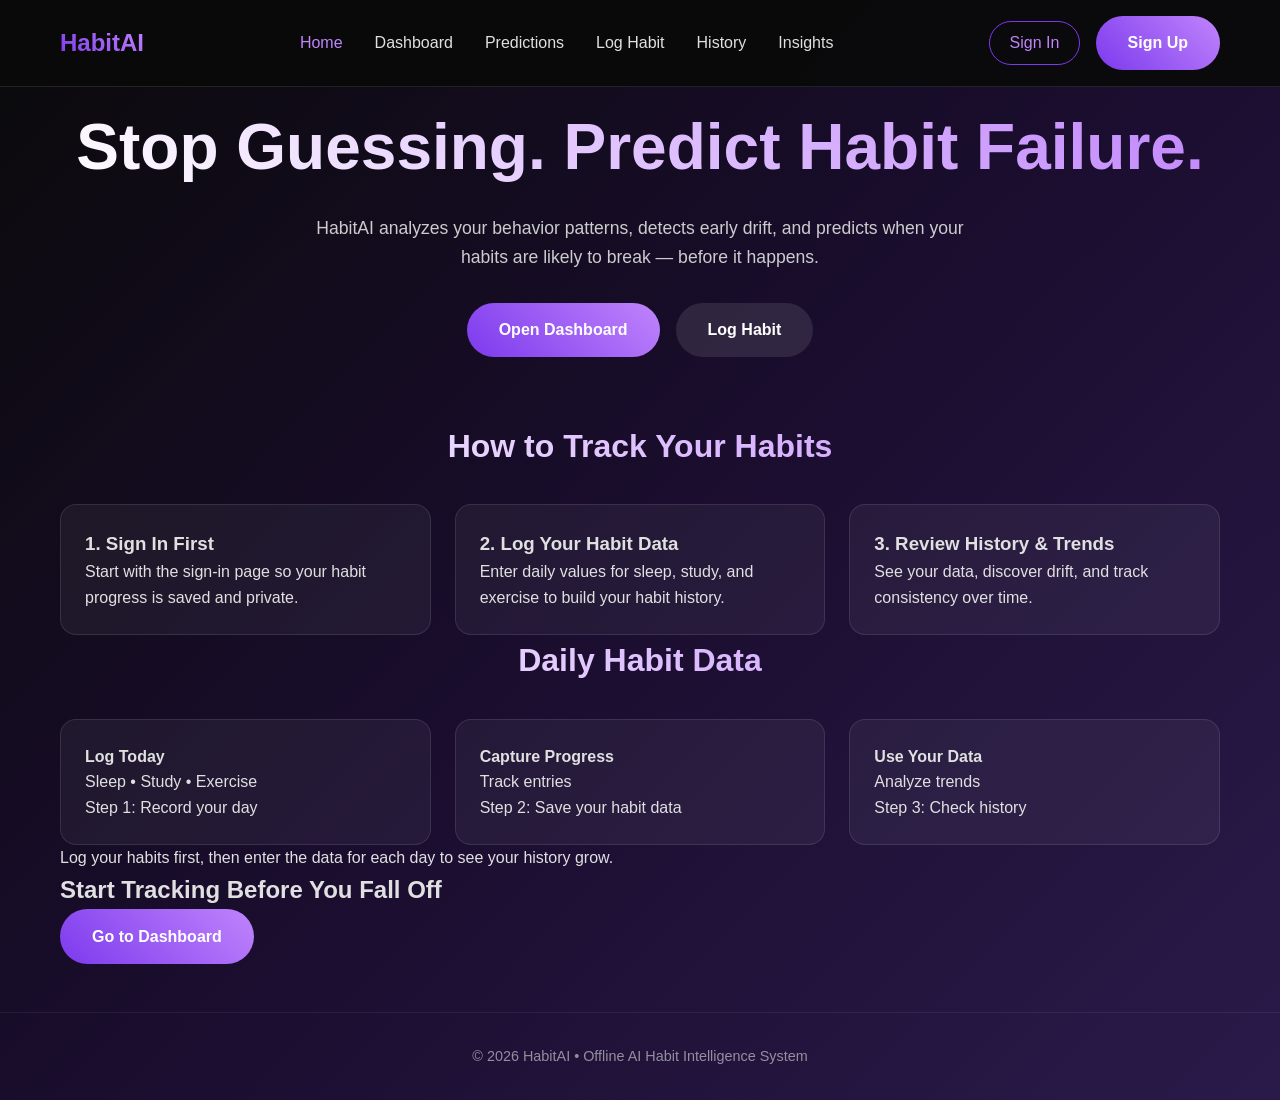
<file: index.html>
<!DOCTYPE html>
<html lang="en">
<head>
  <meta charset="UTF-8">
  <meta name="viewport" content="width=device-width, initial-scale=1.0">
  <title>HabitAI - Predict Habit Failure</title>
  <link rel="stylesheet" href="style.css">
</head>
<body>
<!-- NAVBAR -->
<nav class="navbar">
  <div class="container nav-container">
    <div class="logo">HabitAI</div>
    <ul class="nav-links">
      <li><a href="index.html" class="active">Home</a></li>
      <li><a href="dashboard.html">Dashboard</a></li>
      <li><a href="predictions.html">Predictions</a></li>
      <li><a href="log.html">Log Habit</a></li>
      <li><a href="history.html">History</a></li>
      <li><a href="insights.html">Insights</a></li>
    </ul>
    <div class="nav-actions" id="navAuth">
      <a href="signin.html" class="btn-outline" id="navSignIn">Sign In</a>
      <a href="signup.html" class="cta-btn" id="navSignUp">Sign Up</a>
      <a href="#" class="btn-outline hidden" id="navSignOut" onclick="window.logout(); return false;">Sign Out</a>
    </div>
  </div>
</nav>
  <section class="hero">
    <div class="container hero-content">
      <h1>Stop Guessing. Predict Habit Failure.</h1>
      <p>
        HabitAI analyzes your behavior patterns, detects early drift,
        and predicts when your habits are likely to break — before it happens.
      </p>
      <div class="hero-buttons">
        <a href="dashboard.html" class="cta-btn" id="heroDashboard">Open Dashboard</a>
        <a href="log.html" class="secondary-btn" id="heroLog">Log Habit</a>
      </div>
    </div>
  </section>

  <section class="features container">
    <h2 class="section-title">How to Track Your Habits</h2>
    <div class="cards-grid">
      <div class="card">
        <h3>1. Sign In First</h3>
        <p>Start with the sign-in page so your habit progress is saved and private.</p>
      </div>
      <div class="card">
        <h3>2. Log Your Habit Data</h3>
        <p>Enter daily values for sleep, study, and exercise to build your habit history.</p>
      </div>
      <div class="card">
        <h3>3. Review History & Trends</h3>
        <p>See your data, discover drift, and track consistency over time.</p>
      </div>
    </div>
  </section>

  <section class="preview container">
    <h2 class="section-title">Daily Habit Data</h2>
    <div class="prediction-preview-grid">
      <div class="prediction-preview-card risk-low">
        <h4>Log Today</h4>
        <div class="prediction-value">Sleep • Study • Exercise</div>
        <div class="prediction-label">Step 1: Record your day</div>
      </div>
      <div class="prediction-preview-card risk-medium">
        <h4>Capture Progress</h4>
        <div class="prediction-value">Track entries</div>
        <div class="prediction-label">Step 2: Save your habit data</div>
      </div>
      <div class="prediction-preview-card risk-high">
        <h4>Use Your Data</h4>
        <div class="prediction-value">Analyze trends</div>
        <div class="prediction-label">Step 3: Check history</div>
      </div>
    </div>
    <div class="prediction-note">
      Log your habits first, then enter the data for each day to see your history grow.
    </div>
  </section>

  <section class="cta container">
    <h2>Start Tracking Before You Fall Off</h2>
    <a href="dashboard.html" class="cta-btn" id="ctaDashboard">Go to Dashboard</a>
  </section>

  <footer class="footer">
    <div class="container">
      <p>© 2026 HabitAI • Offline AI Habit Intelligence System</p>
    </div>
  </footer>

  <script src="app.js"></script>
</body>
</html>
</file>
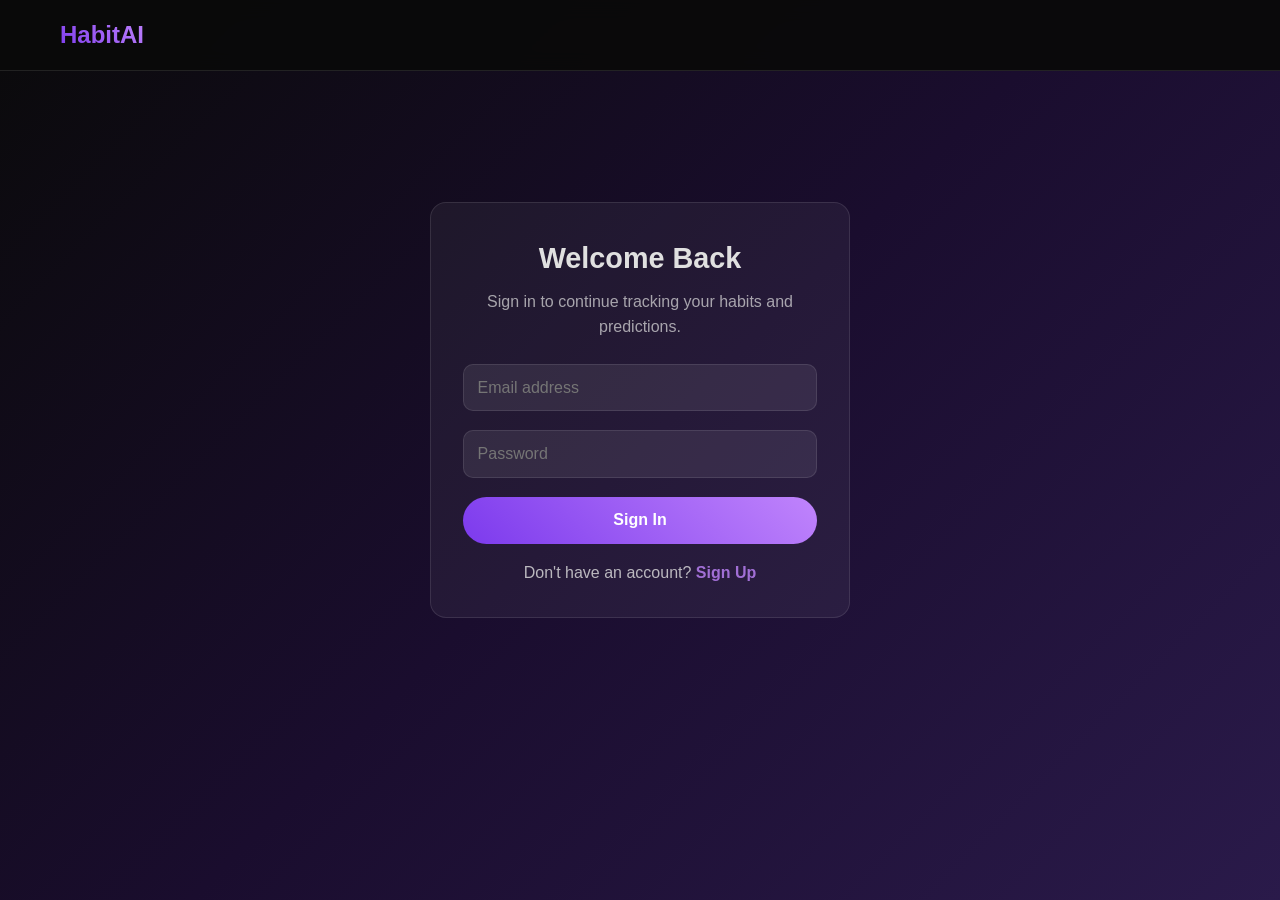
<file: history.html>
<!DOCTYPE html>
<html lang="en">
<head>
  <meta charset="UTF-8">
  <meta name="viewport" content="width=device-width, initial-scale=1.0">
  <title>History - HabitAI</title>
  <link rel="stylesheet" href="style.css">
</head>
<body>
  <nav class="navbar">
    <div class="container nav-container">
      <div class="logo">HabitAI</div>
      <ul class="nav-links">
        <li><a href="index.html">Home</a></li>
        <li><a href="dashboard.html">Dashboard</a></li>
        <li><a href="predictions.html">Predictions</a></li>
        <li><a href="log.html">Log Habit</a></li>
        <li><a href="history.html" class="active">History</a></li>
        <li><a href="insights.html">Insights</a></li>
      </ul>
      <div class="nav-actions">
        <a href="#" class="btn-outline" onclick="window.logout(); return false;">Sign Out</a>
      </div>
    </div>
  </nav>

  <div class="container page-spacing">
    <div class="dashboard-header">
      <h1 class="page-title">History & Data</h1>
      <p class="subtitle">Your complete habit log and performance records</p>
    </div>

    <div class="stats-grid history-stats">
      <div class="stat-card">
        <div class="stat-number" id="history-total">—</div>
        <div class="stat-label">Total Entries</div>
      </div>
      <div class="stat-card">
        <div class="stat-number" id="history-avg">—</div>
        <div class="stat-label">Avg Score</div>
      </div>
      <div class="stat-card">
        <div class="stat-number" id="history-exercise">0</div>
        <div class="stat-label">Total Exercise (min)</div>
      </div>
      <div class="stat-card">
        <div class="stat-number" id="history-streak">0</div>
        <div class="stat-label">Longest Streak</div>
      </div>
    </div>

    <div class="history-filters">
      <button class="tab-btn active" data-filter="7">7 Days</button>
      <button class="tab-btn" data-filter="15">15 Days</button>
      <button class="tab-btn" data-filter="30">30 Days</button>
      <button class="tab-btn" data-filter="all">All Time</button>
    </div>

    <div class="table-wrapper">
      <table class="history-table">
        <thead>
          <tr>
            <th>Date</th>
            <th>Score</th>
            <th>Sleep (hrs)</th>
            <th>Study (hrs)</th>
            <th>Exercise</th>
            <th>Status</th>
          </tr>
        </thead>
        <tbody id="history-tbody">
          <tr>
            <td colspan="6" class="empty-text">Loading history...</td>
          </tr>
        </tbody>
      </table>
    </div>
  </div>

  <script src="app.js"></script>
</body>
</html>
</file>
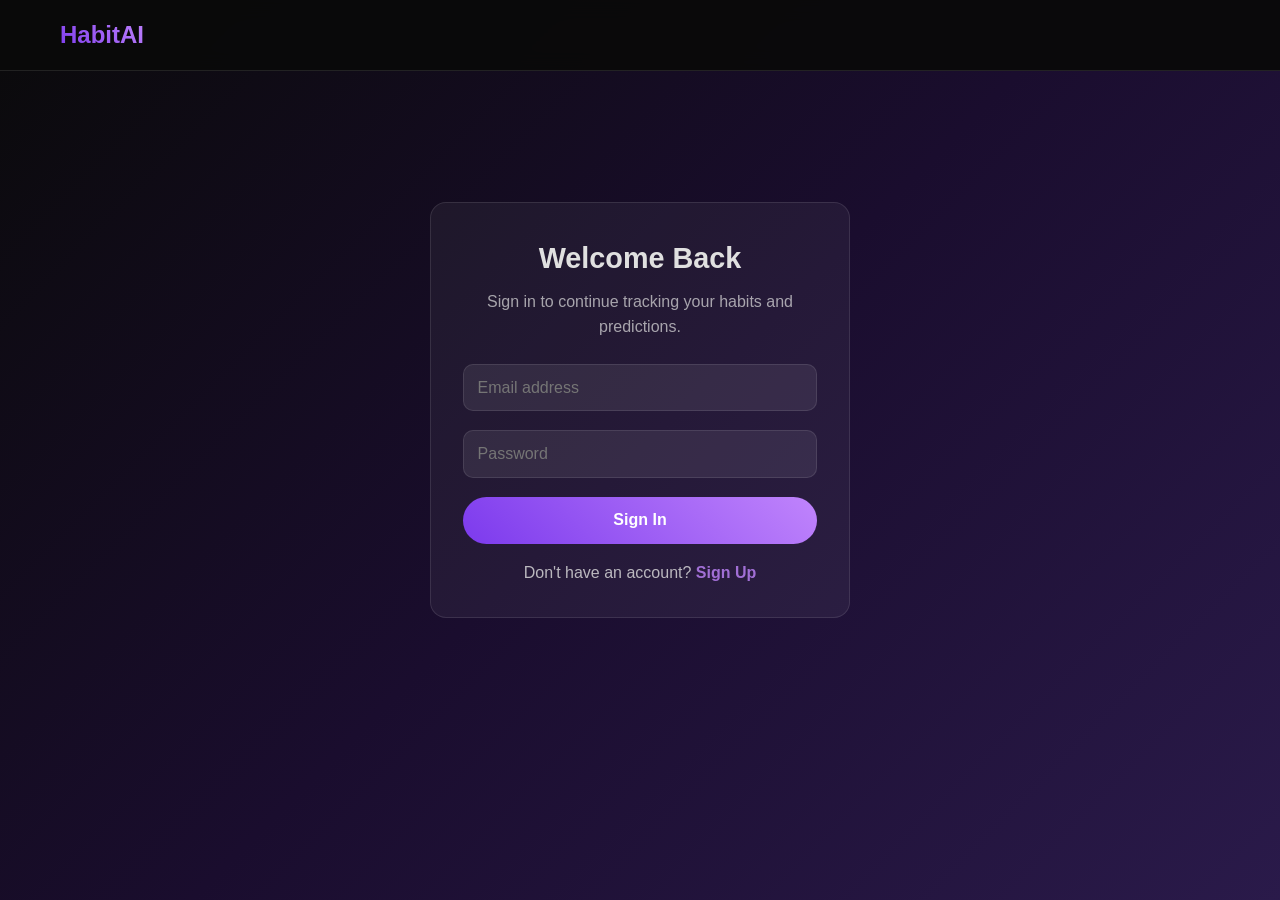
<file: log.html>
<!DOCTYPE html>
<html lang="en">
<head>
  <meta charset="UTF-8">
  <meta name="viewport" content="width=device-width, initial-scale=1.0">
  <title>Log Habit - HabitAI</title>
  <link rel="stylesheet" href="style.css">
</head>
<body>
  <nav class="navbar">
    <div class="container nav-container">
      <div class="logo">HabitAI</div>
      <ul class="nav-links">
        <li><a href="index.html">Home</a></li>
        <li><a href="dashboard.html">Dashboard</a></li>
        <li><a href="predictions.html">Predictions</a></li>
        <li><a href="log.html" class="active">Log Habit</a></li>
        <li><a href="history.html">History</a></li>
        <li><a href="insights.html">Insights</a></li>
      </ul>
      <div class="nav-actions">
        <a href="#" class="btn-outline" onclick="window.logout(); return false;">Sign Out</a>
      </div>
    </div>
  </nav>

  <div class="container page-spacing">
    <div class="grid">
      <div class="card">
        <h2>📝 New Entry</h2>
        <p class="section-copy">Log your daily habit data below for sleep, study, and exercise.</p>
        <form id="logForm">
          <div class="form-group">
            <label for="logDate">Date</label>
            <input type="date" id="logDate" name="logDate" required>
          </div>
          <div class="form-group">
            <label for="sleep">Sleep (hours)</label>
            <input type="number" id="sleep" name="sleep" min="0" max="12" step="0.5" placeholder="e.g., 7.5">
          </div>
          <div class="form-group">
            <label for="study">Study (hours)</label>
            <input type="number" id="study" name="study" min="0" max="10" step="0.5" placeholder="e.g., 2.0">
          </div>
          <div class="form-group">
            <label for="exercise-type">Exercise</label>
            <select id="exercise-type" name="exerciseType">
              <option value="no">No Exercise</option>
              <option value="minutes">Minutes Exercised</option>
            </select>
            <input type="number" id="exercise-minutes" name="exerciseMinutes" min="1" max="180" placeholder="Enter minutes" style="display: none; margin-top: 0.5rem;">
          </div>
          <button type="submit" class="cta-btn full-width">Save Entry</button>
        </form>
      </div>

      <div class="card">
        <h3>💡 Logging Tips</h3>
        <ul style="line-height: 2; opacity: 0.9; padding-left: 1.2rem;">
          <li>Be consistent — log every day</li>
          <li>Sleep: aim for 7-8 hours</li>
          <li>Study: 2-4 hours is a solid range</li>
          <li>Exercise: even 15 min counts</li>
          <li>Use the same time daily for better tracking</li>
        </ul>
      </div>
    </div>
  </div>

  <script src="app.js"></script>
</body>
</html>
</file>
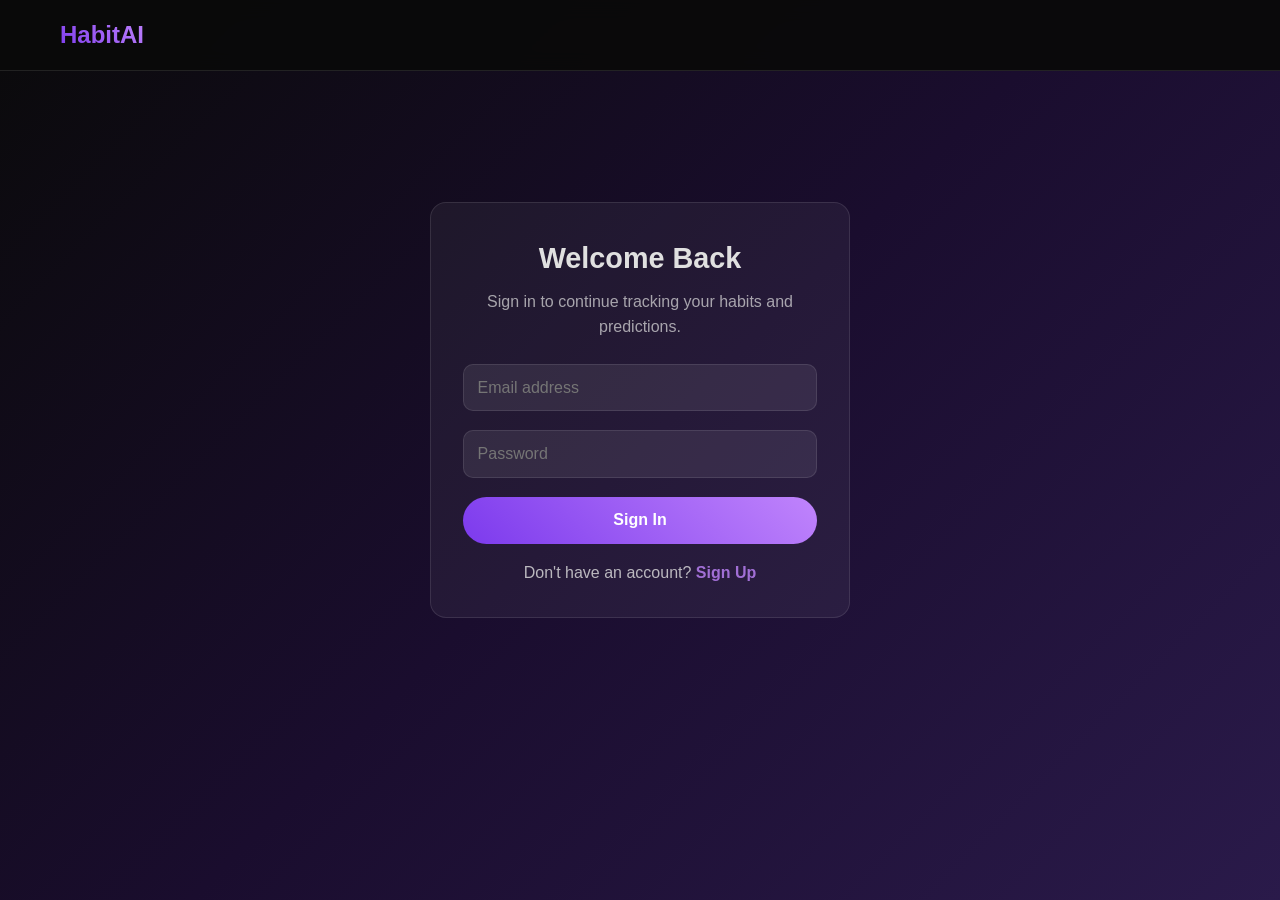
<file: signin.html>
<!DOCTYPE html>
<html lang="en">
<head>
  <meta charset="UTF-8">
  <meta name="viewport" content="width=device-width, initial-scale=1.0">
  <title>Sign In - HabitAI</title>
  <link rel="stylesheet" href="style.css">
</head>
<body>
  <nav class="navbar">
    <div class="container nav-container">
      <div class="logo">HabitAI</div>
    </div>
  </nav>

  <section class="auth-section">
    <div class="auth-card">
      <h1>Welcome Back</h1>
      <p class="auth-subtext">Sign in to continue tracking your habits and predictions.</p>
      
      <form id="signinForm" class="auth-form">
        <div class="form-group">
          <input type="email" id="email" name="email" placeholder="Email address" required autocomplete="email">
        </div>
        <div class="form-group">
          <input type="password" id="password" name="password" placeholder="Password" required autocomplete="current-password">
        </div>
        <button type="submit" class="cta-btn full-width">Sign In</button>
      </form>

      <p id="errorMsg" class="auth-error" style="display: none; margin-top: 1rem; text-align: center; color: #ef4444;"></p>
      
      <p style="margin-top: 1rem; text-align: center; opacity: 0.8;">
        Don't have an account? <a href="signup.html" style="color: var(--primary-light); text-decoration: none; font-weight: 600;">Sign Up</a>
      </p>
    </div>
  </section>

  <script src="app.js"></script>
</body>
</html>
</file>
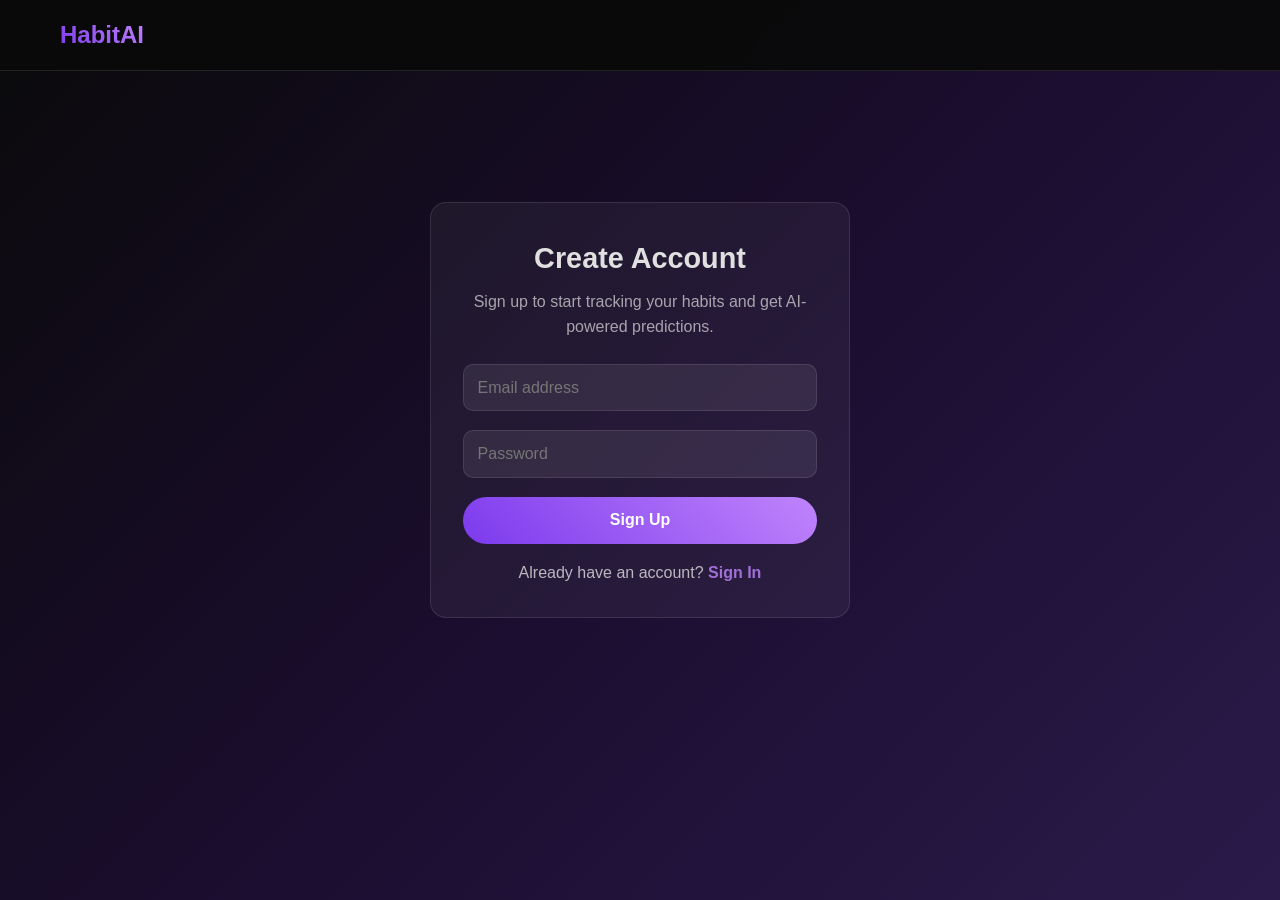
<file: signup.html>
<!DOCTYPE html>
<html lang="en">

<head>
  <meta charset="UTF-8">
  <meta name="viewport" content="width=device-width, initial-scale=1.0">
  <title>Sign Up - HabitAI</title>
  <link rel="stylesheet" href="style.css">
</head>

<body>
  <nav class="navbar">
    <div class="container nav-container">
      <div class="logo">HabitAI</div>
    </div>
  </nav>

  <section class="auth-section">
    <div class="auth-card">
      <h1>Create Account</h1>
      <p class="auth-subtext">Sign up to start tracking your habits and get AI-powered predictions.</p>

      <form id="signupForm" class="auth-form">
        <div class="form-group">
          <input type="email" id="signup-email" name="email" placeholder="Email address" required autocomplete="email">
        </div>
        <div class="form-group">
          <input type="password" id="signup-password" name="password" placeholder="Password" required
            autocomplete="new-password" minlength="3">
        </div>
        <button type="submit" class="cta-btn full-width">Sign Up</button>
      </form>

      <p style="margin-top: 1rem; text-align: center; opacity: 0.8;">
        Already have an account? <a href="signin.html"
          style="color: var(--primary-light); text-decoration: none; font-weight: 600;">Sign In</a>
      </p>
    </div>
  </section>

  <script src="app.js"></script>
</body>

</html>
</file>
<file: style.css>
/* ===== ROOT VARIABLES ===== */
:root {
  --bg-main: #0a0a0a;
  --bg-gradient: linear-gradient(135deg, #0a0a0a 0%, #1a0d2e 50%, #2a1a4a 100%);
  --primary: #7c3aed;
  --primary-light: #c084fc;
  --text-main: #e0e0e0;
  --text-muted: rgba(255,255,255,0.6);
  --card-bg: rgba(255,255,255,0.05);
  --card-border: rgba(255,255,255,0.1);
  --radius: 16px;
  --transition: 0.3s ease;
  --grade-excellent: #10b981;
  --grade-good: #3b82f6;
  --grade-fair: #f59e0b;
  --grade-atrisk: #ef4444;
  --grade-critical: #7f1d1d;
}

/* ===== RESET ===== */
* { margin: 0; padding: 0; box-sizing: border-box; }
html { scroll-behavior: smooth; }

/* ===== BASE ===== */
body {
  font-family: -apple-system, BlinkMacSystemFont, 'Segoe UI', Roboto, sans-serif;
  background: var(--bg-gradient);
  color: var(--text-main);
  min-height: 100vh;
  line-height: 1.6;
}
.container { max-width: 1200px; margin: 0 auto; padding: 0 20px; }

/* ===== NAVBAR ===== */
.navbar {
  position: fixed; top: 0; width: 100%; padding: 1rem 0;
  background: rgba(10,10,10,0.95); backdrop-filter: blur(10px);
  border-bottom: 1px solid var(--card-border); z-index: 1000;
}
.nav-container { display: flex; justify-content: space-between; align-items: center; flex-wrap: wrap; gap: 1rem; }
.logo {
  font-size: 1.5rem; font-weight: bold;
  background: linear-gradient(45deg, var(--primary), var(--primary-light));
  -webkit-background-clip: text; background-clip: text; -webkit-text-fill-color: transparent;
}
.nav-links { display: flex; gap: 2rem; list-style: none; }
.nav-links a { text-decoration: none; color: var(--text-main); transition: var(--transition); font-weight: 500; }
.nav-links a:hover, .nav-links a.active { color: var(--primary-light); }
.nav-actions { display: flex; align-items: center; gap: 1rem; }

/* ===== LAYOUT & GRIDS ===== */
.page-spacing { padding-top: 100px; padding-bottom: 3rem; }
.grid { display: grid; gap: 2rem; grid-template-columns: repeat(auto-fit, minmax(300px, 1fr)); }
.cards-grid, .prediction-preview-grid {
  display: grid; gap: 1.5rem;
  grid-template-columns: repeat(auto-fit, minmax(260px, 1fr));
}
.stats-grid { display: grid; gap: 1.5rem; grid-template-columns: repeat(auto-fit, minmax(180px, 1fr)); }

/* ===== HERO & CTA ===== */
.hero { padding: 6rem 0 4rem; text-align: center; }
.hero h1 {
  font-size: clamp(2.5rem, 5vw, 4rem); font-weight: 800;
  background: linear-gradient(45deg, #fff, var(--primary-light));
  -webkit-background-clip: text; background-clip: text; -webkit-text-fill-color: transparent;
}
.hero p { max-width: 650px; margin: 1rem auto 2rem; opacity: 0.9; font-size: 1.1rem; }
.hero-buttons { display: flex; gap: 1rem; justify-content: center; flex-wrap: wrap; }
.cta-section { text-align: center; padding: 4rem 0; }
.cta-section h2 { font-size: 2rem; margin-bottom: 1.5rem; }

/* ===== BUTTONS ===== */
.cta-btn {
  padding: 0.9rem 2rem; border-radius: 50px;
  background: linear-gradient(45deg, var(--primary), var(--primary-light));
  color: white; text-decoration: none; display: inline-block;
  transition: var(--transition); border: none; cursor: pointer; font-size: 1rem; font-weight: 600;
}
.cta-btn:hover { transform: translateY(-2px); box-shadow: 0 4px 15px rgba(124,58,237,0.4); }
.secondary-btn {
  padding: 0.9rem 2rem; border-radius: 50px;
  background: rgba(255,255,255,0.1); color: white;
  text-decoration: none; display: inline-block; transition: var(--transition); font-weight: 600;
}
.secondary-btn:hover { background: rgba(255,255,255,0.2); }
.btn-outline {
  padding: 0.5rem 1.2rem; border: 1px solid var(--primary);
  border-radius: 50px; color: var(--primary-light);
  text-decoration: none; transition: var(--transition); font-weight: 500;
}
.btn-outline:hover { background: var(--primary); color: white; border-color: var(--primary); }
.full-width { width: 100%; }

/* ===== CARDS & STATS ===== */
.card, .stat-card, .prediction-preview-card, .prediction-card {
  background: var(--card-bg); border: 1px solid var(--card-border);
  border-radius: var(--radius); padding: 1.5rem; transition: var(--transition);
}
.card:hover, .prediction-card:hover { transform: translateY(-3px); border-color: rgba(124,58,237,0.3); }
.stat-card { text-align: center; padding: 1.5rem 1rem; }
.stat-number { font-size: 2.2rem; font-weight: 800; color: #fff; }
.stat-label { font-size: 0.85rem; opacity: 0.7; margin-top: 0.25rem; }
.stat-grade {
  font-size: 0.8rem; font-weight: 600; margin-top: 0.5rem;
  padding: 0.2rem 0.8rem; border-radius: 20px;
  display: inline-block; background: rgba(255,255,255,0.1);
}

/* ===== CHARTS & TABLES ===== */
.charts-container { display: grid; gap: 2rem; margin: 2rem 0; grid-template-columns: repeat(auto-fit, minmax(350px, 1fr)); }
.chart-card { background: var(--card-bg); padding: 1.5rem; border-radius: var(--radius); border: 1px solid var(--card-border); }
.chart-card h3, .chart-card h4 { margin-bottom: 1rem; font-size: 1.1rem; }
.chart-card canvas { width: 100% !important; height: auto !important; max-height: 300px; }
.empty-chart-msg { text-align: center; padding: 2rem; color: var(--text-muted); font-style: italic; }

.table-wrapper { overflow-x: auto; border-radius: var(--radius); border: 1px solid var(--card-border); background: var(--card-bg); }
.history-table { width: 100%; border-collapse: collapse; }
.history-table th, .history-table td { padding: 1rem; border-bottom: 1px solid var(--card-border); text-align: left; white-space: nowrap; }
.history-table th { font-weight: 600; text-transform: uppercase; font-size: 0.75rem; letter-spacing: 0.5px; background: rgba(124, 58, 237, 0.15); }
.history-table tr:hover { background: rgba(255,255,255,0.02); }
.empty-text { text-align: center; opacity: 0.6; padding: 2rem; }

/* ===== TABS & FILTERS ===== */
.tabs, .history-filters { display: flex; justify-content: center; gap: 0.5rem; margin: 1.5rem 0; flex-wrap: wrap; }
.tab-btn {
  padding: 0.6rem 1.2rem; border-radius: 20px;
  background: rgba(255,255,255,0.1); border: 1px solid transparent;
  color: var(--text-main); cursor: pointer; transition: var(--transition);
  font-size: 0.9rem; font-weight: 500;
}
.tab-btn:hover { background: rgba(255,255,255,0.15); }
.tab-btn.active { background: var(--primary); color: white; border-color: var(--primary); }

/* ===== FORMS ===== */
.form-group { margin-bottom: 1.2rem; }
.form-group label { display: block; margin-bottom: 0.5rem; opacity: 0.9; font-weight: 500; font-size: 0.95rem; }
.section-copy { margin: 0 0 1.5rem; opacity: 0.8; font-size: 0.95rem; }
input, select {
  width: 100%; padding: 0.85rem; border-radius: 10px;
  border: 1px solid var(--card-border);
  background: rgba(255,255,255,0.08); color: white;
  font-size: 1rem; transition: var(--transition);
}
input:focus, select:focus {
  outline: none; border-color: var(--primary);
  background: rgba(255,255,255,0.12);
  box-shadow: 0 0 0 3px rgba(124,58,237,0.25);
}
select option { background: #1a1a1a; color: #fff; padding: 0.5rem; }

/* ===== AUTH ===== */
.auth-section { min-height: calc(100vh - 80px); display: grid; place-items: center; padding: 2rem 0; }
.auth-card {
  max-width: 420px; width: 100%;
  background: var(--card-bg); border: 1px solid var(--card-border);
  border-radius: var(--radius); padding: 2rem; text-align: center;
}
.auth-card h1 { font-size: 1.8rem; margin-bottom: 0.5rem; }
.auth-subtext { opacity: 0.7; margin-bottom: 1.5rem; }
.auth-form { text-align: left; margin-bottom: 1rem; }
.auth-error { color: var(--grade-atrisk); font-size: 0.9rem; font-weight: 500; }
.auth-card a { color: var(--primary-light); text-decoration: none; font-weight: 600; }
.auth-card a:hover { text-decoration: underline; }

/* ===== INSIGHTS & PREDICTIONS ===== */
.insight-card, .insight-highlight {
  background: rgba(124,58,237,0.12); padding: 1.5rem;
  border-radius: var(--radius); margin-top: 1.5rem;
  border-left: 4px solid var(--primary);
}
.insight-card h4, .insight-highlight h3 { margin-bottom: 0.8rem; color: var(--primary-light); }
.insight-card ul, .risk-list, .recommendation-list { padding-left: 1.5rem; margin-top: 0.5rem; line-height: 1.8; }
.insight-card li, .risk-list li { color: var(--text-muted); }

.prediction-card.risk-high { border-left: 4px solid var(--grade-atrisk); }
.prediction-card.risk-medium { border-left: 4px solid var(--grade-fair); }
.prediction-card.risk-low { border-left: 4px solid var(--grade-good); }

/* ===== PROGRESS & WARNING ===== */
.progress-container { margin-top: 1rem; width: 100%; }
.progress-bar { width: 100%; height: 8px; background: rgba(255,255,255,0.1); border-radius: 4px; overflow: hidden; }
.progress-fill {
  height: 100%; background: linear-gradient(90deg, var(--primary), var(--primary-light));
  transition: width 0.6s ease; border-radius: 4px;
}
.progress-label { display: flex; justify-content: space-between; margin-top: 0.5rem; font-size: 0.85rem; opacity: 0.8; }

.warning-box {
  background: rgba(239,68,68,0.15); border: 1px solid var(--grade-atrisk);
  border-radius: var(--radius); padding: 1rem 1.5rem;
  margin: 1.5rem 0; text-align: center; color: #fca5a5; font-weight: 500;
}

/* ===== FOOTER ===== */
.footer { text-align: center; padding: 2rem 0; opacity: 0.6; font-size: 0.9rem; border-top: 1px solid var(--card-border); margin-top: 3rem; }
.section-title {
  text-align: center; font-size: 2rem; margin-bottom: 2rem; font-weight: 700;
  background: linear-gradient(45deg, #fff, var(--primary-light));
  -webkit-background-clip: text; background-clip: text; -webkit-text-fill-color: transparent;
}

/* ===== GRADE BADGES ===== */
.grade-excellent { color: var(--grade-excellent); }
.grade-good { color: var(--grade-good); }
.grade-fair { color: var(--grade-fair); }
.grade-atrisk { color: var(--grade-atrisk); }
.grade-critical { color: var(--grade-critical); }

/* ===== RESPONSIVE ===== */
@media (max-width: 768px) {
  .nav-container { flex-direction: column; gap: 0.8rem; }
  .nav-links { gap: 1rem; flex-wrap: wrap; justify-content: center; }
  .stats-grid { grid-template-columns: repeat(2, 1fr); }
  .charts-container { grid-template-columns: 1fr; }
  .grid { grid-template-columns: 1fr; }
  .hero h1 { font-size: 2.2rem; }
  .stat-number { font-size: 1.8rem; }
  .page-spacing { padding-top: 140px; }
}

/* ===== UTILITY ===== */
.text-center { text-align: center; }
.opacity-70 { opacity: 0.7; }
.mt-1 { margin-top: 1rem; }
.mt-2 { margin-top: 2rem; }
.mb-1 { margin-bottom: 1rem; }
.hidden { display: none !important; }
</file>
